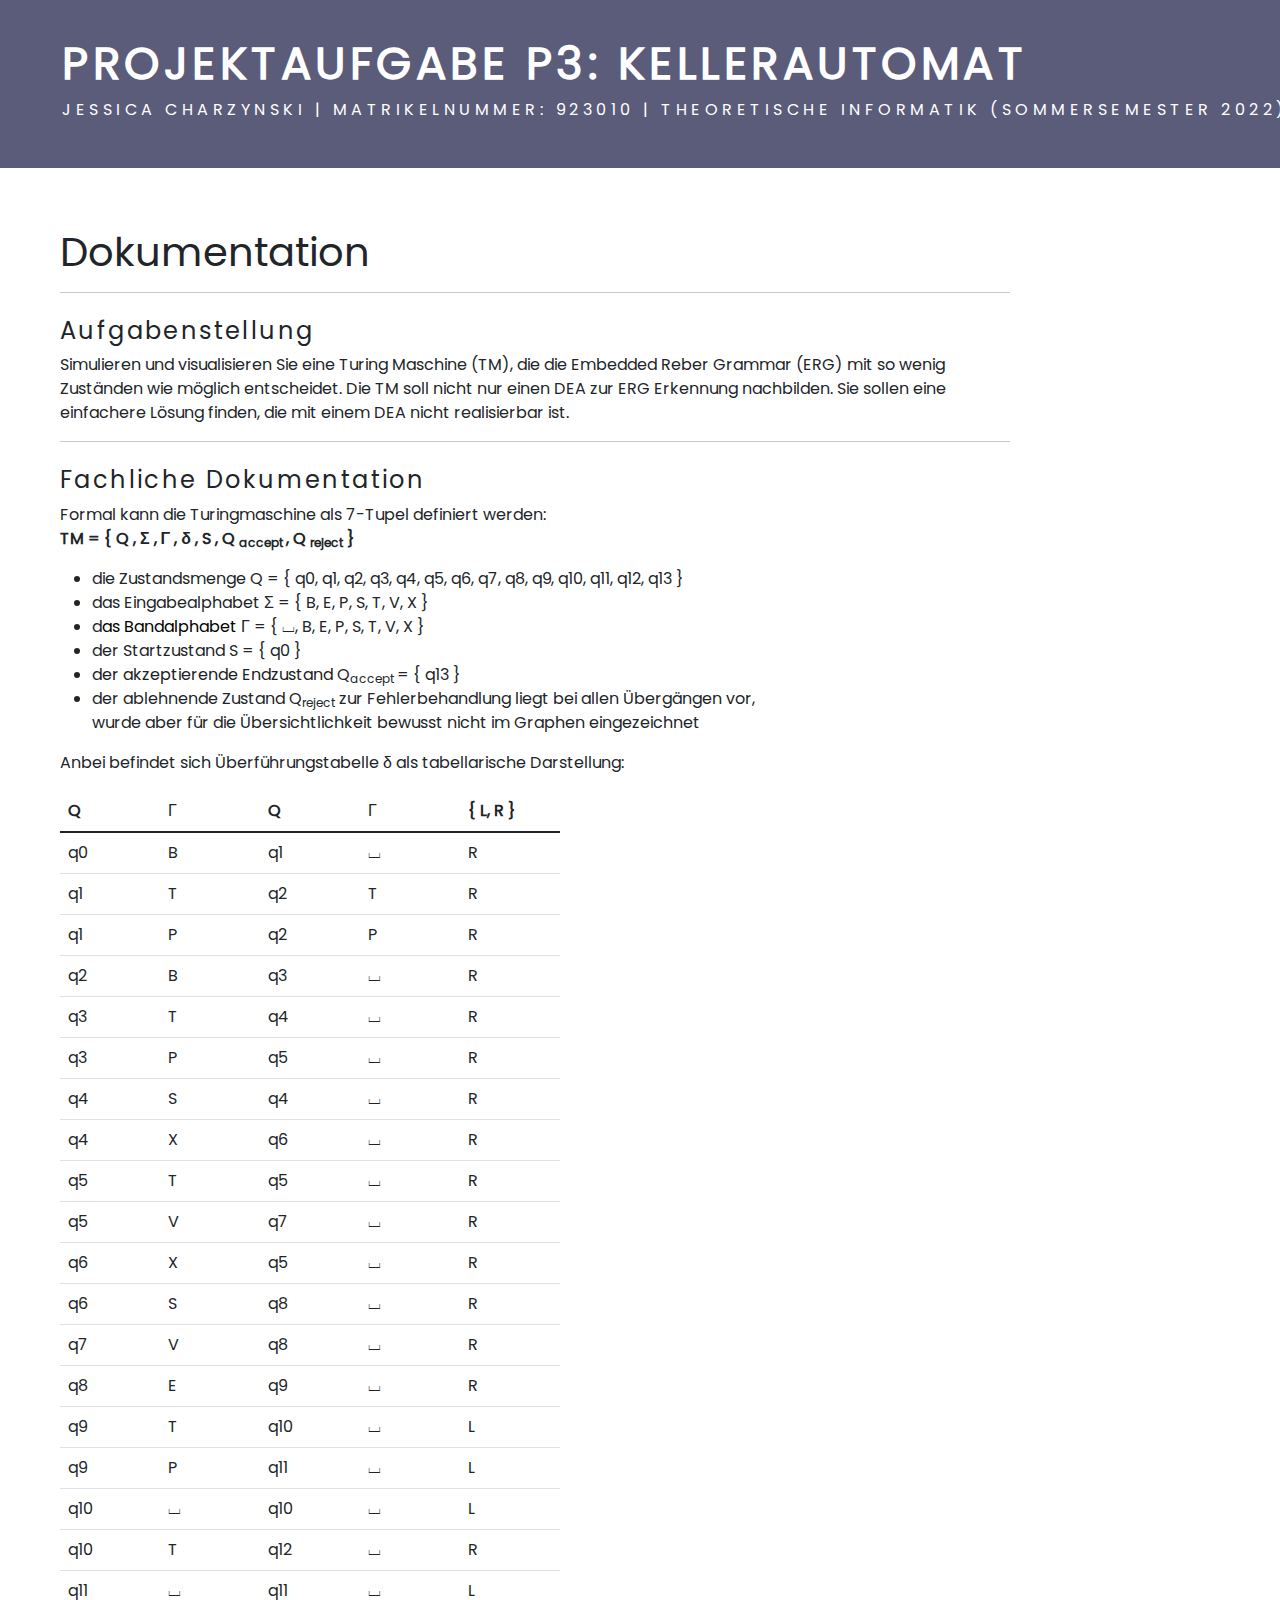
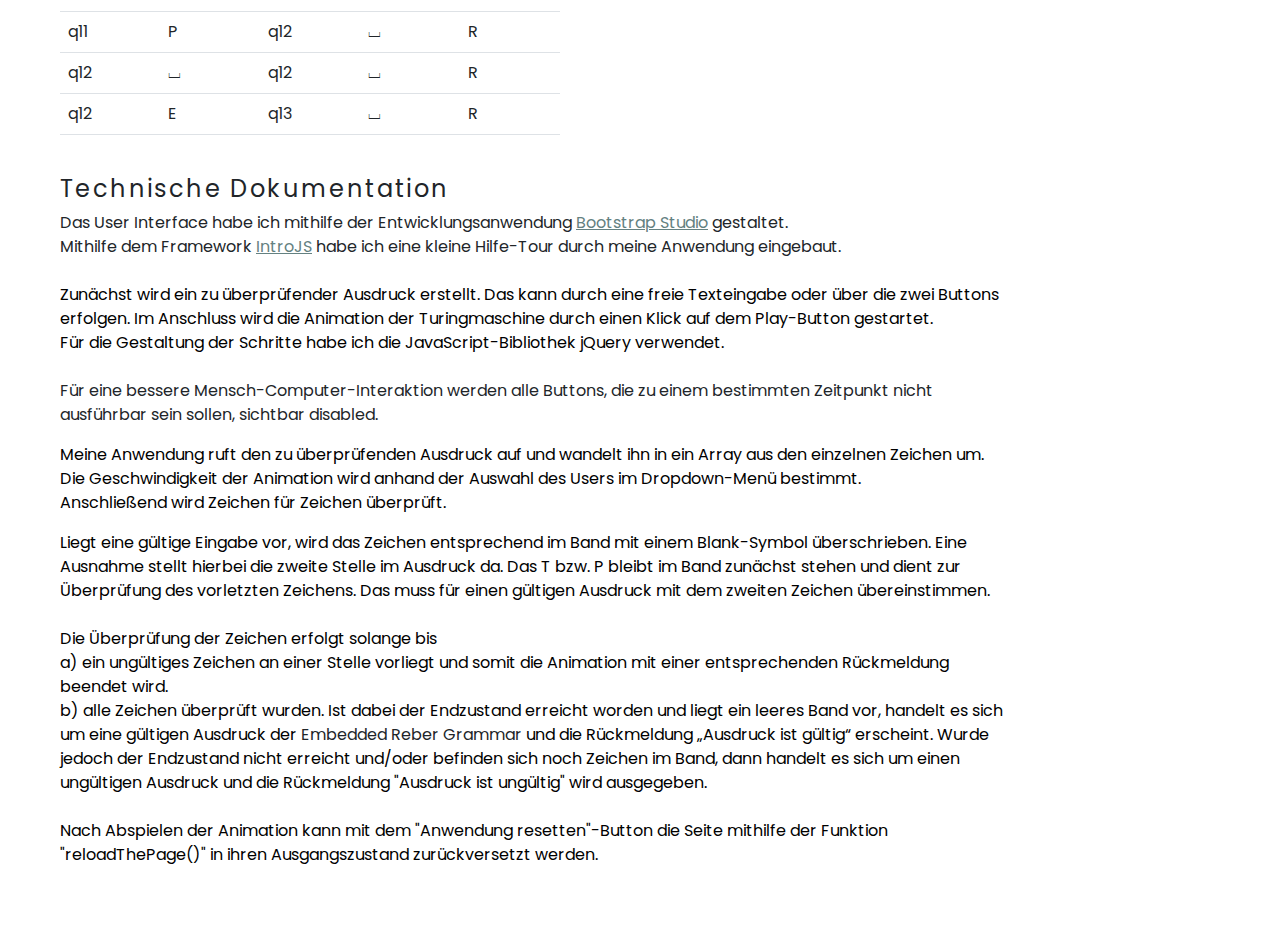
<file: dokumentation.html>
<!DOCTYPE html>
<html lang="en">

<head>
    <meta charset="utf-8">
    <meta name="viewport" content="width=device-width, initial-scale=1.0, shrink-to-fit=no">
    <title>P4: Turingmaschine</title>
    <link rel="stylesheet" href="assets/bootstrap/css/bootstrap.min.css">
    <link rel="stylesheet" href="assets/css/Poppins.css">
    <link rel="stylesheet" href="assets/fonts/fontawesome-all.min.css">
    <link rel="stylesheet" href="assets/css/introjs.min.css">
    <link rel="stylesheet" href="assets/css/styles.css">
</head>

<body>
    <nav class="navbar navbar-light navbar-expand-md" style="padding-left: 50px;">
        <div class="container-fluid"><a class="navbar-brand" href=""><strong>Projektaufgabe P3: Kellerautomat</strong><br>
                <p class="footer">Jessica Charzynski | Matrikelnummer: 923010 | Theoretische Informatik (Sommersemester 2022)</p>
            </a>
            <div class="collapse navbar-collapse" id="navcol-1">
                <div class="collapse navbar-collapse" id="navbarResponsive">
                    <ul class="navbar-nav ms-auto">
                        <li class="nav-item"><a class="nav-link" href="index.html">zur Webanwendung</a></li>
                    </ul>
                </div>
            </div>
        </div>
    </nav>
    <div class="dokumentation">
        <h2>Dokumentation</h2>
        <hr>
        <h5>Aufgabenstellung</h5>
        <p>Simulieren und visualisieren Sie eine Turing Maschine (TM), die die Embedded Reber Grammar (ERG)&nbsp;mit so wenig Zuständen wie möglich entscheidet. Die TM soll nicht nur einen&nbsp;DEA zur ERG Erkennung nachbilden. Sie sollen eine einfachere Lösung finden, die mit einem DEA nicht realisierbar ist.<br></p>
        <hr>
        <h5>Fachliche Dokumentation</h5>
        <p>Formal kann die Turingmaschine als 7-Tupel definiert werden:<br><strong>TM</strong>&nbsp;<strong>= {&nbsp;Q , Σ , Γ , δ , S , Q&nbsp;</strong><sub><strong>accept&nbsp;</strong></sub><strong>, Q&nbsp;</strong><sub><strong>reject</strong></sub><strong> }</strong><br></p>
        <ul>
            <li>die Zustandsmenge Q = { q0, q1, q2, q3, q4, q5, q6, q7, q8, q9, q10, q11, q12, q13 }<br></li>
            <li>das Eingabealphabet&nbsp;Σ = { B, E, P, S, T, V, X }<br></li>
            <li>d<span style="color: rgb(0, 0, 0);">as Bandalphabet&nbsp;</span>Γ = {&nbsp;⌴,&nbsp;B, E, P, S, T, V, X }<br></li>
            <li>der Startzustand S =&nbsp;{ q0 }<br></li>
            <li><span style="color: rgb(32, 33, 34);">der akzeptierende Endzustand&nbsp;</span>Q<sub>accept </sub>=&nbsp;{ q13 }<br></li>
            <li>der ablehnende Zustand Q<sub>reject</sub> zur Fehlerbehandlung liegt bei allen Übergängen vor, <br>wurde aber für die Übersichtlichkeit bewusst nicht im Graphen eingezeichnet</li>
        </ul>
        <p>Anbei befindet sich Überführungstabelle&nbsp;δ als tabellarische Darstellung:<br></p>
        <div class="table-responsive">
            <table class="table">
                <thead>
                    <tr>
                        <th>Q</th>
                        <th><span style="font-weight: normal !important;">Γ&nbsp;</span><br></th>
                        <th>Q</th>
                        <th><span style="font-weight: normal !important;">Γ</span><br></th>
                        <th>{ L, R }</th>
                    </tr>
                </thead>
                <tbody>
                    <tr>
                        <td>q0</td>
                        <td>B</td>
                        <td>q1</td>
                        <td>⌴<br></td>
                        <td>R</td>
                    </tr>
                    <tr>
                        <td>q1</td>
                        <td>T</td>
                        <td>q2</td>
                        <td>T</td>
                        <td>R</td>
                    </tr>
                    <tr>
                        <td>q1</td>
                        <td>P</td>
                        <td>q2</td>
                        <td>P</td>
                        <td>R</td>
                    </tr>
                    <tr>
                        <td>q2</td>
                        <td>B</td>
                        <td>q3</td>
                        <td>⌴<br></td>
                        <td>R</td>
                    </tr>
                    <tr>
                        <td>q3</td>
                        <td>T</td>
                        <td>q4</td>
                        <td>⌴<br></td>
                        <td>R</td>
                    </tr>
                    <tr>
                        <td>q3</td>
                        <td>P</td>
                        <td>q5</td>
                        <td>⌴<br></td>
                        <td>R</td>
                    </tr>
                    <tr>
                        <td>q4</td>
                        <td>S</td>
                        <td>q4</td>
                        <td>⌴<br></td>
                        <td>R</td>
                    </tr>
                    <tr>
                        <td>q4</td>
                        <td>X</td>
                        <td>q6</td>
                        <td>⌴<br></td>
                        <td>R</td>
                    </tr>
                    <tr>
                        <td>q5</td>
                        <td>T</td>
                        <td>q5</td>
                        <td>⌴<br></td>
                        <td>R</td>
                    </tr>
                    <tr>
                        <td>q5</td>
                        <td>V</td>
                        <td>q7</td>
                        <td>⌴<br></td>
                        <td>R</td>
                    </tr>
                    <tr>
                        <td>q6</td>
                        <td>X</td>
                        <td>q5</td>
                        <td>⌴<br></td>
                        <td>R</td>
                    </tr>
                    <tr>
                        <td>q6</td>
                        <td>S</td>
                        <td>q8</td>
                        <td>⌴<br></td>
                        <td>R</td>
                    </tr>
                    <tr>
                        <td>q7</td>
                        <td>V</td>
                        <td>q8</td>
                        <td>⌴<br></td>
                        <td>R</td>
                    </tr>
                    <tr>
                        <td>q8</td>
                        <td>E</td>
                        <td>q9</td>
                        <td>⌴<br></td>
                        <td>R</td>
                    </tr>
                    <tr>
                        <td>q9</td>
                        <td>T</td>
                        <td>q10</td>
                        <td>⌴<br></td>
                        <td>L</td>
                    </tr>
                    <tr>
                        <td>q9</td>
                        <td>P</td>
                        <td>q11</td>
                        <td>⌴<br></td>
                        <td>L</td>
                    </tr>
                    <tr>
                        <td>q10</td>
                        <td>⌴<br></td>
                        <td>q10</td>
                        <td>⌴<br></td>
                        <td>L</td>
                    </tr>
                    <tr>
                        <td>q10</td>
                        <td>T</td>
                        <td>q12</td>
                        <td>⌴<br></td>
                        <td>R</td>
                    </tr>
                    <tr>
                        <td>q11</td>
                        <td>⌴<br></td>
                        <td>q11</td>
                        <td>⌴<br></td>
                        <td>L</td>
                    </tr>
                    <tr>
                        <td>q11</td>
                        <td>P</td>
                        <td>q12</td>
                        <td>⌴<br></td>
                        <td>R</td>
                    </tr>
                    <tr>
                        <td>q12</td>
                        <td>⌴<br></td>
                        <td>q12</td>
                        <td>⌴<br></td>
                        <td>R</td>
                    </tr>
                    <tr>
                        <td>q12</td>
                        <td>E</td>
                        <td>q13</td>
                        <td>⌴<br></td>
                        <td>R</td>
                    </tr>
                    <tr></tr>
                </tbody>
            </table>
        </div>
        <h5>Technische Dokumentation</h5>
        <p>Das User Interface habe ich mithilfe der&nbsp;Entwicklungsanwendung&nbsp;<a href="https://bootstrapstudio.io/" target="_blank">Bootstrap Studio</a>&nbsp;gestaltet.&nbsp;<br>Mithilfe dem Framework&nbsp;<a href="https://introjs.com/" target="_blank">IntroJS</a>&nbsp;habe ich eine kleine Hilfe-Tour durch meine Anwendung eingebaut.<br><br><span style="color: rgb(0, 0, 0);">Zunächst wird ein zu überprüfender Ausdruck erstellt. Das kann durch eine freie Texteingabe oder über die zwei Buttons erfolgen.&nbsp;Im Anschluss wird die Animation der Turingmaschine durch einen Klick auf dem Play-Button gestartet.</span><br><span style="color: rgb(0, 0, 0);">Für die Gestaltung der Schritte habe ich die JavaScript-Bibliothek jQuery verwendet.</span><br><br>Für eine bessere Mensch-Computer-Interaktion werden alle Buttons, die zu einem bestimmten Zeitpunkt nicht ausführbar sein sollen, sichtbar disabled.<br></p><script src="https://gist.github.com/jessica-charzynski/0a404fb6d408a55e00b0d157fe25024d.js"></script>
        <p><span style="color: rgb(0, 0, 0);">Meine Anwendung ruft den zu überprüfenden Ausdruck auf und wandelt ihn in ein Array aus den einzelnen Zeichen um. Die Geschwindigkeit der Animation wird anhand der Auswahl des Users im Dropdown-Menü bestimmt.</span><br><span style="color: rgb(0, 0, 0);">Anschließend wird Zeichen für Zeichen überprüft.</span><br></p><script src="https://gist.github.com/jessica-charzynski/e71c9bb1c32f1a7ec93024e34e1aa7e8.js"></script>
        <p><span style="color: rgb(0, 0, 0);">Liegt eine gültige Eingabe vor, wird das Zeichen entsprechend im Band mit einem Blank-Symbol überschrieben. Eine Ausnahme stellt hierbei die zweite Stelle im Ausdruck da. Das T bzw. P bleibt im Band zunächst stehen und dient zur Überprüfung des vorletzten Zeichens. Das muss für einen gültigen Ausdruck mit dem zweiten Zeichen übereinstimmen.&nbsp;</span><br><span style="color: rgb(0, 0, 0);">&nbsp;</span><br><span style="color: rgb(0, 0, 0);">Die Überprüfung der Zeichen erfolgt solange bis</span><br><span style="color: rgb(0, 0, 0);">a) ein ungültiges Zeichen an einer Stelle vorliegt und somit die Animation mit einer entsprechenden Rückmeldung beendet wird.</span><br><span style="color: rgb(0, 0, 0);">b) alle Zeichen überprüft wurden.&nbsp;Ist dabei der Endzustand erreicht worden und liegt ein leeres Band vor, handelt es sich um eine gültigen Ausdruck der&nbsp;</span>Embedded Reber Grammar<span style="color: rgb(0, 0, 0);">&nbsp;und die Rückmeldung „Ausdruck ist gültig“ erscheint.&nbsp;Wurde jedoch der Endzustand nicht erreicht und/oder befinden sich noch Zeichen im Band, dann handelt es sich um einen ungültigen Ausdruck und die Rückmeldung "Ausdruck ist ungültig" wird ausgegeben.</span><br><br><span style="color: rgb(0, 0, 0);">Nach Abspielen der Animation kann mit dem "Anwendung resetten"-Button die Seite mithilfe der Funktion "reloadThePage()" in ihren Ausgangszustand zurückversetzt werden.</span><br></p>
    </div>
    <script src="assets/bootstrap/js/bootstrap.min.js"></script>
    <script src="assets/js/intro.min.js"></script>
    <script src="assets/js/jquery-3.6.0.min.js"></script>
    <script src="assets/js/turingmaschine.js"></script>
</body>

</html>
</file>
<file: assets/css/Poppins.css>
@font-face {
	font-family: 'Poppins';
	src: url(../../assets/fonts//s/poppins/v20/pxiEyp8kv8JHgFVrJJbecmNE.woff2) format('woff2');
	font-weight: 400;
	font-style: normal;
	font-display: swap;
	unicode-range: U+0900-097F, U+1CD0-1CF6, U+1CF8-1CF9, U+200C-200D, U+20A8, U+20B9, U+25CC, U+A830-A839, U+A8E0-A8FB;
}

@font-face {
	font-family: 'Poppins';
	src: url(../../assets/fonts//s/poppins/v20/pxiEyp8kv8JHgFVrJJnecmNE.woff2) format('woff2');
	font-weight: 400;
	font-style: normal;
	font-display: swap;
	unicode-range: U+0100-024F, U+0259, U+1E00-1EFF, U+2020, U+20A0-20AB, U+20AD-20CF, U+2113, U+2C60-2C7F, U+A720-A7FF;
}

@font-face {
	font-family: 'Poppins';
	src: url(../../assets/fonts//s/poppins/v20/pxiEyp8kv8JHgFVrJJfecg.woff2) format('woff2');
	font-weight: 400;
	font-style: normal;
	font-display: swap;
	unicode-range: U+0000-00FF, U+0131, U+0152-0153, U+02BB-02BC, U+02C6, U+02DA, U+02DC, U+2000-206F, U+2074, U+20AC, U+2122, U+2191, U+2193, U+2212, U+2215, U+FEFF, U+FFFD;
}
</file>
<file: assets/css/styles.css>
body {
  background-color: #ffffff;
  font-family: Poppins, sans-serif;
}

.navbar {
  background-color: #5b5c7a;
  padding: 25px 25px 25px 50px;
  margin-bottom: 50px;
}

.navbar-brand {
  font-size: 45px;
  font-weight: 500;
  letter-spacing: 0.1em;
  text-transform: uppercase;
  color: #fff !important;
}

.nav-item {
  padding-left: 30px;
  padding-right: 30px;
}

.nav-link {
  font-size: 18px;
  letter-spacing: 0.1em;
  color: #fff !important;
}

.nav-link:hover {
  text-decoration: underline;
  text-underline-offset: 5px;
}

h1 {
  font-size: 60px;
}

h2 {
  font-size: 40px;
}

h3 {
  font-size: 32px;
}

h4 {
  font-size: 28px;
}

h5 {
  font-size: 24px;
  margin-top: 24px;
  border-top: black;
  letter-spacing: 0.1em;
}

h6 {
  font-size: 20px;
}

p {
  font-size: 16px;
}

ul {
  font-size: 16px;
}

a {
  color: #648181;
  cursor: pointer;
}

.dokumentation {
  margin: 60px;
  width: 950px;
}

#interaction-area {
  margin: 20px 0px 10px 55px;
}

#animation-area {
  margin-left: 55px;
}

#button-korrekt {
  background-color: #2f7229;
  border: none;
}

#button-korrekt:hover {
  background-color: #5b5b5b;
}

#button-falsch {
  background-color: #7F2E35;
  margin-left: 5px;
  margin-right: 10px;
  border: none;
}

#button-falsch:hover {
  background-color: #5b5b5b;
}

#expression {
  width: 300px;
  padding-left: 5px;
  height: 42px;
  text-align: center;
}

select {
  height: 42px;
  margin: 0 5px 0 10px;
  padding: 0 15px;
}

.btn {
  background-color: #5b5c7a;
  border: none;
  margin: 0 5px;
  height: 40px;
}

.btn:hover {
  background-color: #5b5b5b;
}

#playbutton:disabled {
  opacity: 0.3;
}

#expressionband {
  font-size: 20px;
  letter-spacing: 0.5em;
  margin-left: 20px;
  margin-top: 5px;
}

#auswertung {
  font-size: 20px;
  letter-spacing: 0.1em;
  margin-left: 20px;
  margin-top: 5px;
}

.table-responsive {
  width: 500px;
}

th {
  width: 100px;
}

.selected {
  background-color: yellow;
}
</file>
<file: assets/css/introjs.min.css>
.introjs-overlay {
  position: absolute;
  -webkit-box-sizing: content-box;
  box-sizing: content-box;
  z-index: 999999;
  opacity: 0;
  -webkit-transition: all .3s ease-out;
  -o-transition: all .3s ease-out;
  transition: all .3s ease-out;
}

.introjs-showElement {
  z-index: 9999999!important;
}

tr.introjs-showElement > td {
  z-index: 9999999!important;
  position: relative;
}

tr.introjs-showElement > th {
  z-index: 9999999!important;
  position: relative;
}

.introjs-disableInteraction {
  z-index: 99999999!important;
  position: absolute;
  background-color: #fff;
  opacity: 0;
}

.introjs-relativePosition {
  position: relative;
}

.introjs-helperLayer {
  -webkit-box-sizing: content-box;
  box-sizing: content-box;
  position: absolute;
  z-index: 9999998;
  border-radius: 4px;
  -webkit-transition: all .3s ease-out;
  -o-transition: all .3s ease-out;
  transition: all .3s ease-out;
}

.introjs-helperLayer * {
  -webkit-box-sizing: content-box;
  box-sizing: content-box;
}

.introjs-helperLayer :before {
  -webkit-box-sizing: content-box;
  box-sizing: content-box;
}

.introjs-helperLayer :after {
  -webkit-box-sizing: content-box;
  box-sizing: content-box;
}

.introjs-tooltipReferenceLayer {
  font-family: Poppins, sans-serif;
  -webkit-box-sizing: content-box;
  box-sizing: content-box;
  position: absolute;
  visibility: hidden;
  z-index: 100000000;
  background-color: transparent;
  -webkit-transition: all .3s ease-out;
  -o-transition: all .3s ease-out;
  transition: all .3s ease-out;
}

.introjs-tooltipReferenceLayer * {
  font-family: Poppins, sans-serif;
}

.introjs-helperNumberLayer {
  font-family: Poppins, sans-serif;
  color: #9e9e9e;
  text-align: center;
  padding-top: 10px;
  padding-bottom: 10px;
}

.introjs-arrow {
  border: 5px solid transparent;
  content: "";
  position: absolute;
}

.introjs-arrow.top {
  top: -10px;
  left: 10px;
  border-bottom-color: #fff;
}

.introjs-arrow.top-right {
  top: -10px;
  right: 10px;
  border-bottom-color: #fff;
}

.introjs-arrow.top-middle {
  top: -10px;
  left: 50%;
  margin-left: -5px;
  border-bottom-color: #fff;
}

.introjs-arrow.right {
  right: -10px;
  top: 10px;
  border-left-color: #fff;
}

.introjs-arrow.right-bottom {
  bottom: 10px;
  right: -10px;
  border-left-color: #fff;
}

.introjs-arrow.bottom {
  bottom: -10px;
  left: 10px;
  border-top-color: #fff;
}

.introjs-arrow.bottom-right {
  bottom: -10px;
  right: 10px;
  border-top-color: #fff;
}

.introjs-arrow.bottom-middle {
  bottom: -10px;
  left: 50%;
  margin-left: -5px;
  border-top-color: #fff;
}

.introjs-arrow.left {
  left: -10px;
  top: 10px;
  border-right-color: #fff;
}

.introjs-arrow.left-bottom {
  left: -10px;
  bottom: 10px;
  border-right-color: #fff;
}

.introjs-tooltip {
  -webkit-box-sizing: content-box;
  box-sizing: content-box;
  position: absolute;
  visibility: visible;
  background-color: #fff;
  min-width: 250px;
  max-width: 300px;
  border-radius: 5px;
  -webkit-box-shadow: 0 3px 30px rgba(33,33,33,.3);
  box-shadow: 0 3px 30px rgba(33,33,33,.3);
  -webkit-transition: opacity .1s ease-out;
  -o-transition: opacity .1s ease-out;
  transition: opacity .1s ease-out;
}

.introjs-tooltiptext {
  padding: 20px;
}

.introjs-dontShowAgain {
  padding-left: 20px;
  padding-right: 20px;
}

.introjs-dontShowAgain input {
  padding: 0;
  margin: 0;
  margin-bottom: 2px;
  display: inline;
  width: 10px;
  height: 10px;
}

.introjs-dontShowAgain label {
  font-size: 14px;
  display: inline-block;
  font-weight: 400;
  display: inline-block;
  margin: 0 0 0 5px;
  padding: 0;
  background-color: #fff;
  color: #616161;
  -webkit-user-select: none;
  -moz-user-select: none;
  -ms-user-select: none;
  user-select: none;
}

.introjs-tooltip-title {
  font-size: 18px;
  margin: 0;
  padding: 0;
  font-weight: 700;
  float: left;
  line-height: 32px;
}

.introjs-tooltip-header {
  padding-left: 20px;
  padding-right: 20px;
  padding-top: 10px;
}

.introjs-tooltip-header:after {
  content: ".";
  visibility: hidden;
  display: block;
  height: 0;
  clear: both;
}

.introjs-tooltipbuttons {
  border-top: 1px solid #e0e0e0;
  padding: 10px;
  text-align: right;
  white-space: nowrap;
}

.introjs-tooltipbuttons:after {
  content: "";
  visibility: hidden;
  display: block;
  height: 0;
  clear: both;
}

.introjs-button {
  -webkit-box-sizing: content-box;
  box-sizing: content-box;
  position: relative;
  overflow: visible;
  display: inline-block;
  padding: .5rem 1rem;
  border: 1px solid #bdbdbd;
  text-decoration: none;
  text-shadow: 1px 1px 0 #fff;
  font-size: 14px;
  color: #424242;
  white-space: nowrap;
  cursor: pointer;
  outline: 0;
  background-color: #f4f4f4;
  border-radius: .2em;
  zoom: 1;
  display: inline;
}

.introjs-button:hover {
  outline: 0;
  text-decoration: none;
  border-color: #9e9e9e;
  background-color: #e0e0e0;
  color: #212121;
}

.introjs-button:focus {
  outline: 0;
  text-decoration: none;
  background-color: #eee;
  -webkit-box-shadow: 0 0 0 .2rem rgba(158,158,158,.5);
  box-shadow: 0 0 0 .2rem rgba(158,158,158,.5);
  border: 1px solid #616161;
  color: #212121;
}

.introjs-button:active {
  outline: 0;
  text-decoration: none;
  background-color: #e0e0e0;
  border-color: #9e9e9e;
  color: #212121;
}

.introjs-button::-moz-focus-inner {
  padding: 0;
  border: 0;
}

.introjs-skipbutton {
  -webkit-box-sizing: content-box;
  box-sizing: content-box;
  color: #616161;
  float: right;
  font-size: 20px;
  cursor: pointer;
  font-weight: 700;
  line-height: 1;
  text-align: center;
  padding: 7px 10px;
}

.introjs-skipbutton:focus, .introjs-skipbutton:hover {
  color: #212121;
  outline: 0;
  text-decoration: none;
}

.introjs-prevbutton {
  float: left;
}

.introjs-nextbutton {
  float: right;
}

.introjs-disabled {
  color: #9e9e9e;
  border-color: #bdbdbd;
  -webkit-box-shadow: none;
  box-shadow: none;
  cursor: default;
  background-color: #f4f4f4;
  background-image: none;
  text-decoration: none;
}

.introjs-disabled:focus, .introjs-disabled:hover {
  color: #9e9e9e;
  border-color: #bdbdbd;
  -webkit-box-shadow: none;
  box-shadow: none;
  cursor: default;
  background-color: #f4f4f4;
  background-image: none;
  text-decoration: none;
}

.introjs-hidden {
  display: none;
}

.introjs-bullets {
  text-align: center;
  padding-top: 10px;
  padding-bottom: 10px;
}

.introjs-bullets ul {
  -webkit-box-sizing: content-box;
  box-sizing: content-box;
  clear: both;
  margin: 0 auto 0;
  padding: 0;
  display: inline-block;
}

.introjs-bullets ul li {
  -webkit-box-sizing: content-box;
  box-sizing: content-box;
  list-style: none;
  float: left;
  margin: 0 2px;
}

.introjs-bullets ul li a {
  -webkit-transition: width .1s ease-in;
  -o-transition: width .1s ease-in;
  transition: width .1s ease-in;
  -webkit-box-sizing: content-box;
  box-sizing: content-box;
  display: block;
  width: 6px;
  height: 6px;
  background: #ccc;
  border-radius: 10px;
  text-decoration: none;
  cursor: pointer;
}

.introjs-bullets ul li a:focus, .introjs-bullets ul li a:hover {
  width: 15px;
  background: #999;
  text-decoration: none;
  outline: 0;
}

.introjs-bullets ul li a.active {
  width: 15px;
  background: #999;
}

.introjs-progress {
  -webkit-box-sizing: content-box;
  box-sizing: content-box;
  overflow: hidden;
  height: 10px;
  margin: 10px;
  border-radius: 4px;
  background-color: #e0e0e0;
}

.introjs-progressbar {
  -webkit-box-sizing: content-box;
  box-sizing: content-box;
  float: left;
  width: 0%;
  height: 100%;
  font-size: 10px;
  line-height: 10px;
  text-align: center;
  background-color: #08c;
}

.introjsFloatingElement {
  position: absolute;
  height: 0;
  width: 0;
  left: 50%;
  top: 50%;
}

.introjs-fixedTooltip {
  position: fixed;
}

.introjs-hint {
  -webkit-box-sizing: content-box;
  box-sizing: content-box;
  position: absolute;
  background: 0 0;
  width: 20px;
  height: 15px;
  cursor: pointer;
}

.introjs-hint:focus {
  border: 0;
  outline: 0;
}

.introjs-hint:hover > .introjs-hint-pulse {
  background-color: rgba(60,60,60,.57);
}

.introjs-hidehint {
  display: none;
}

.introjs-fixedhint {
  position: fixed;
}

@keyframes introjspulse {
  0% {
    -webkit-transform: scale(.95);
    transform: scale(.95);
    -webkit-box-shadow: 0 0 0 0 rgba(0,0,0,.7);
    box-shadow: 0 0 0 0 rgba(0,0,0,.7);
  }
  70% {
    -webkit-transform: scale(1);
    transform: scale(1);
    -webkit-box-shadow: 0 0 0 10px transparent;
    box-shadow: 0 0 0 10px transparent;
  }
  100% {
    -webkit-transform: scale(.95);
    transform: scale(.95);
    -webkit-box-shadow: 0 0 0 0 transparent;
    box-shadow: 0 0 0 0 transparent;
  }
}

.introjs-hint-pulse {
  -webkit-box-sizing: content-box;
  box-sizing: content-box;
  width: 15px;
  height: 15px;
  border-radius: 30px;
  background-color: rgba(136,136,136,.24);
  z-index: 10;
  position: absolute;
  -webkit-transition: all .2s ease-out;
  -o-transition: all .2s ease-out;
  transition: all .2s ease-out;
  -webkit-animation: introjspulse 2s infinite;
  animation: introjspulse 2s infinite;
}

.introjs-hint-no-anim .introjs-hint-pulse {
  -webkit-animation: none;
  animation: none;
}

.introjs-hint-dot {
  -webkit-box-sizing: content-box;
  box-sizing: content-box;
  background: 0 0;
  border-radius: 60px;
  height: 50px;
  width: 50px;
  position: absolute;
  top: -18px;
  left: -18px;
  z-index: 1;
  opacity: 0;
}

/* # sourceMappingURL=introjs.min.css.map */

#time {
}
</file>
